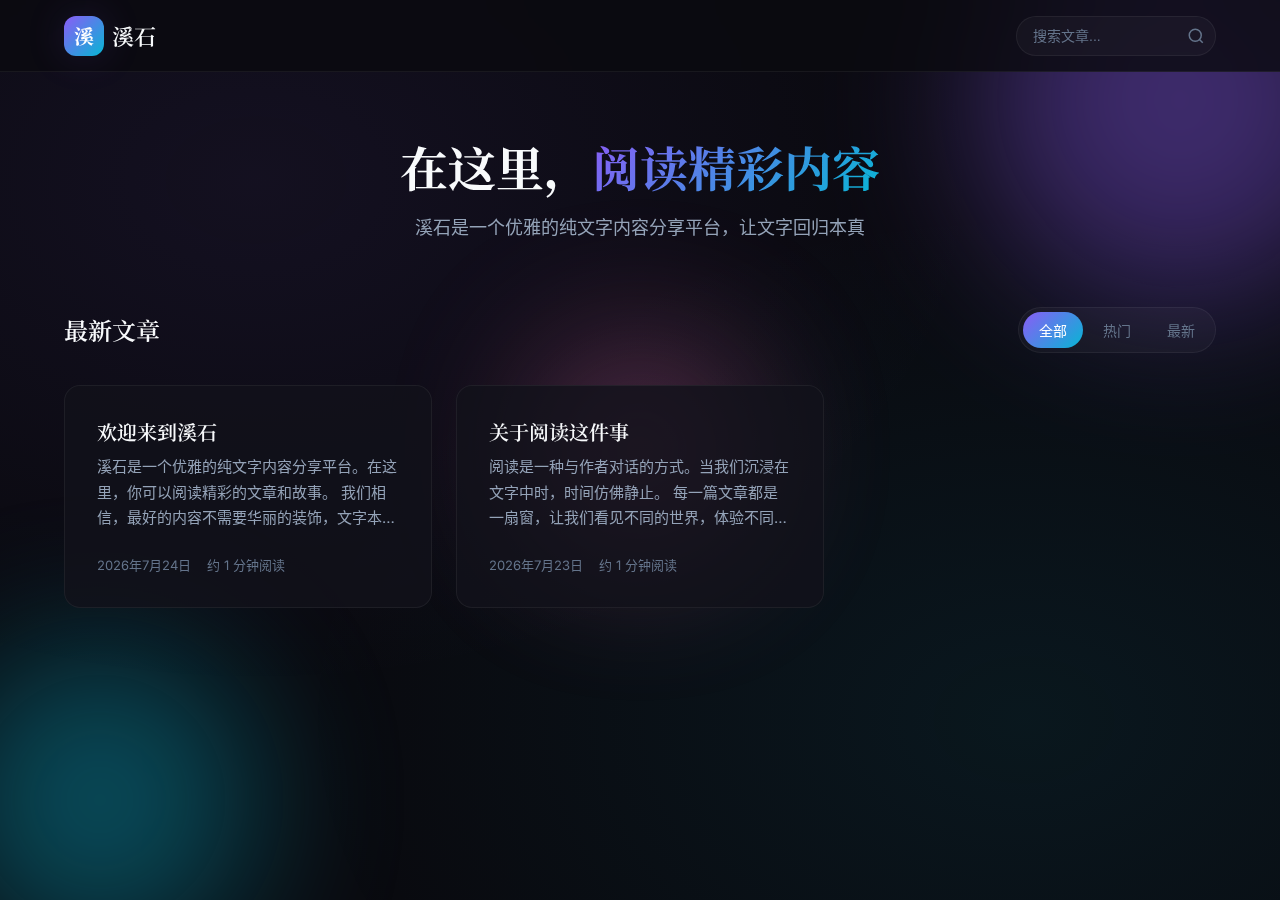
<file: index.html>
<!DOCTYPE html>
<html lang="zh-CN">

<head>
    <meta charset="UTF-8">
    <meta name="viewport" content="width=device-width, initial-scale=1.0">
    <meta name="description" content="溪石 - 一个优雅的纯文字内容分享平台，在这里分享你的思想与故事">
    <meta name="keywords" content="内容分享, 文字, 写作, 阅读, 故事">
    <title>溪石 - 分享你的思想</title>
    <link rel="preconnect" href="https://fonts.googleapis.com">
    <link rel="preconnect" href="https://fonts.gstatic.com" crossorigin>
    <link
        href="https://fonts.googleapis.com/css2?family=Noto+Serif+SC:wght@400;500;600;700&family=Inter:wght@300;400;500;600&display=swap"
        rel="stylesheet">
    <link rel="stylesheet" href="index.css">
</head>

<body>
    <!-- 背景装饰 -->
    <div class="bg-gradient"></div>
    <div class="bg-orb bg-orb-1"></div>
    <div class="bg-orb bg-orb-2"></div>
    <div class="bg-orb bg-orb-3"></div>

    <!-- 导航栏 -->
    <nav class="navbar">
        <div class="nav-container">
            <a href="#" class="logo" id="logo">
                <span class="logo-icon">溪</span>
                <span class="logo-text">溪石</span>
            </a>
            <div class="nav-actions">
                <div class="search-box" id="searchBox">
                    <input type="text" placeholder="搜索文章..." id="searchInput">
                    <button class="search-btn" id="searchBtn">
                        <svg width="18" height="18" viewBox="0 0 24 24" fill="none" stroke="currentColor"
                            stroke-width="2">
                            <circle cx="11" cy="11" r="8"></circle>
                            <path d="m21 21-4.35-4.35"></path>
                        </svg>
                    </button>
                </div>
            </div>
        </div>
    </nav>

    <!-- 主内容区 -->
    <main class="main-content">
        <!-- 首页视图 -->
        <section class="view" id="homeView">
            <!-- 英雄区域 -->
            <div class="hero">
                <h1 class="hero-title">在这里，<span class="gradient-text">阅读精彩内容</span></h1>
                <p class="hero-subtitle">溪石是一个优雅的纯文字内容分享平台，让文字回归本真</p>
            </div>

            <!-- 文章列表 -->
            <div class="posts-section">
                <div class="section-header">
                    <h2 class="section-title">最新文章</h2>
                    <div class="filter-tabs">
                        <button class="filter-tab active" data-filter="all">全部</button>
                        <button class="filter-tab" data-filter="popular">热门</button>
                        <button class="filter-tab" data-filter="recent">最新</button>
                    </div>
                </div>
                <div class="posts-grid" id="postsGrid">
                    <!-- 动态生成的文章卡片 -->
                </div>
                <div class="empty-state" id="emptyState">
                    <div class="empty-icon">📖</div>
                    <h3>暂无文章</h3>
                    <p>敬请期待更多精彩内容</p>
                </div>
            </div>
        </section>

        <!-- 文章详情视图 -->
        <section class="view hidden" id="postView">
            <article class="post-detail">
                <button class="back-btn" id="backBtn">
                    <svg width="20" height="20" viewBox="0 0 24 24" fill="none" stroke="currentColor" stroke-width="2">
                        <path d="m15 18-6-6 6-6"></path>
                    </svg>
                    <span>返回</span>
                </button>
                <header class="post-header">
                    <h1 class="post-title" id="postTitle"></h1>
                    <div class="post-meta">
                        <span class="post-date" id="postDate"></span>
                        <span class="post-reading-time" id="postReadingTime"></span>
                    </div>
                </header>
                <div class="post-content" id="postContent"></div>
            </article>
        </section>
    </main>

    <!-- Toast 通知 -->
    <div class="toast-container" id="toastContainer"></div>

    <script>
        /**
         * 溪石 - 前台展示
         * 仅展示文章，管理功能请访问 admin.html
         */
        const App = {
            posts: [],
            currentPostId: null,

            init() {
                this.loadPosts();
                this.bindEvents();
                this.renderPosts();
            },

            loadPosts() {
                const saved = localStorage.getItem('xishi_posts');
                if (saved) {
                    this.posts = JSON.parse(saved);
                } else {
                    // 默认示例文章
                    this.posts = [
                        {
                            id: Date.now(),
                            title: '欢迎来到溪石',
                            content: '溪石是一个优雅的纯文字内容分享平台。在这里，你可以阅读精彩的文章和故事。\n\n我们相信，最好的内容不需要华丽的装饰，文字本身就是最有力量的表达方式。',
                            createdAt: Date.now(),
                            views: 128
                        },
                        {
                            id: Date.now() + 1,
                            title: '关于阅读这件事',
                            content: '阅读是一种与作者对话的方式。当我们沉浸在文字中时，时间仿佛静止。\n\n每一篇文章都是一扇窗，让我们看见不同的世界，体验不同的人生。\n\n愿你在这里找到触动心灵的文字。',
                            createdAt: Date.now() - 86400000,
                            views: 256
                        }
                    ];
                    this.savePosts();
                }
            },

            savePosts() {
                localStorage.setItem('xishi_posts', JSON.stringify(this.posts));
            },

            bindEvents() {
                // Logo - 回到首页
                document.getElementById('logo').addEventListener('click', (e) => {
                    e.preventDefault();
                    this.showView('homeView');
                });

                // 搜索
                document.getElementById('searchInput').addEventListener('input', (e) => {
                    this.searchPosts(e.target.value);
                });

                // 筛选标签
                document.querySelectorAll('.filter-tab').forEach(tab => {
                    tab.addEventListener('click', () => {
                        document.querySelectorAll('.filter-tab').forEach(t => t.classList.remove('active'));
                        tab.classList.add('active');
                        this.filterPosts(tab.dataset.filter);
                    });
                });

                // 返回按钮
                document.getElementById('backBtn').addEventListener('click', () => {
                    this.showView('homeView');
                });
            },

            showView(viewId) {
                document.querySelectorAll('.view').forEach(view => {
                    view.classList.add('hidden');
                });
                document.getElementById(viewId).classList.remove('hidden');
                window.scrollTo(0, 0);
            },

            renderPosts(postsToRender = this.posts) {
                const grid = document.getElementById('postsGrid');
                const emptyState = document.getElementById('emptyState');

                if (postsToRender.length === 0) {
                    grid.innerHTML = '';
                    emptyState.classList.add('show');
                    return;
                }

                emptyState.classList.remove('show');
                grid.innerHTML = postsToRender.map(post => this.createPostCard(post)).join('');

                // 绑定卡片点击事件
                grid.querySelectorAll('.post-card').forEach(card => {
                    card.addEventListener('click', () => {
                        this.viewPost(parseInt(card.dataset.id));
                    });
                });
            },

            createPostCard(post) {
                const date = new Date(post.createdAt).toLocaleDateString('zh-CN', {
                    year: 'numeric',
                    month: 'short',
                    day: 'numeric'
                });
                const excerpt = post.content.substring(0, 150) + (post.content.length > 150 ? '...' : '');
                const readingTime = Math.max(1, Math.ceil(post.content.length / 400));

                return `
                    <article class="post-card" data-id="${post.id}">
                        <h3 class="post-card-title">${this.escapeHtml(post.title)}</h3>
                        <p class="post-card-excerpt">${this.escapeHtml(excerpt)}</p>
                        <div class="post-card-meta">
                            <span>${date}</span>
                            <span>约 ${readingTime} 分钟阅读</span>
                        </div>
                    </article>
                `;
            },

            viewPost(id) {
                const post = this.posts.find(p => p.id === id);
                if (!post) return;

                this.currentPostId = id;
                post.views = (post.views || 0) + 1;
                this.savePosts();

                document.getElementById('postTitle').textContent = post.title;
                document.getElementById('postContent').textContent = post.content;

                const date = new Date(post.createdAt).toLocaleDateString('zh-CN', {
                    year: 'numeric',
                    month: 'long',
                    day: 'numeric'
                });
                document.getElementById('postDate').textContent = date;

                const readingTime = Math.max(1, Math.ceil(post.content.length / 400));
                document.getElementById('postReadingTime').textContent = `约 ${readingTime} 分钟阅读`;

                this.showView('postView');
            },

            searchPosts(query) {
                if (!query.trim()) {
                    this.renderPosts();
                    return;
                }

                const filtered = this.posts.filter(post =>
                    post.title.toLowerCase().includes(query.toLowerCase()) ||
                    post.content.toLowerCase().includes(query.toLowerCase())
                );
                this.renderPosts(filtered);
            },

            filterPosts(filter) {
                let sorted = [...this.posts];
                switch (filter) {
                    case 'popular':
                        sorted.sort((a, b) => (b.views || 0) - (a.views || 0));
                        break;
                    case 'recent':
                        sorted.sort((a, b) => b.createdAt - a.createdAt);
                        break;
                    default:
                    // 全部保持默认顺序
                }
                this.renderPosts(sorted);
            },

            escapeHtml(text) {
                const div = document.createElement('div');
                div.textContent = text;
                return div.innerHTML;
            }
        };

        // 页面加载完成后初始化应用
        document.addEventListener('DOMContentLoaded', () => {
            App.init();
        });
    </script>
</body>

</html>
</file>
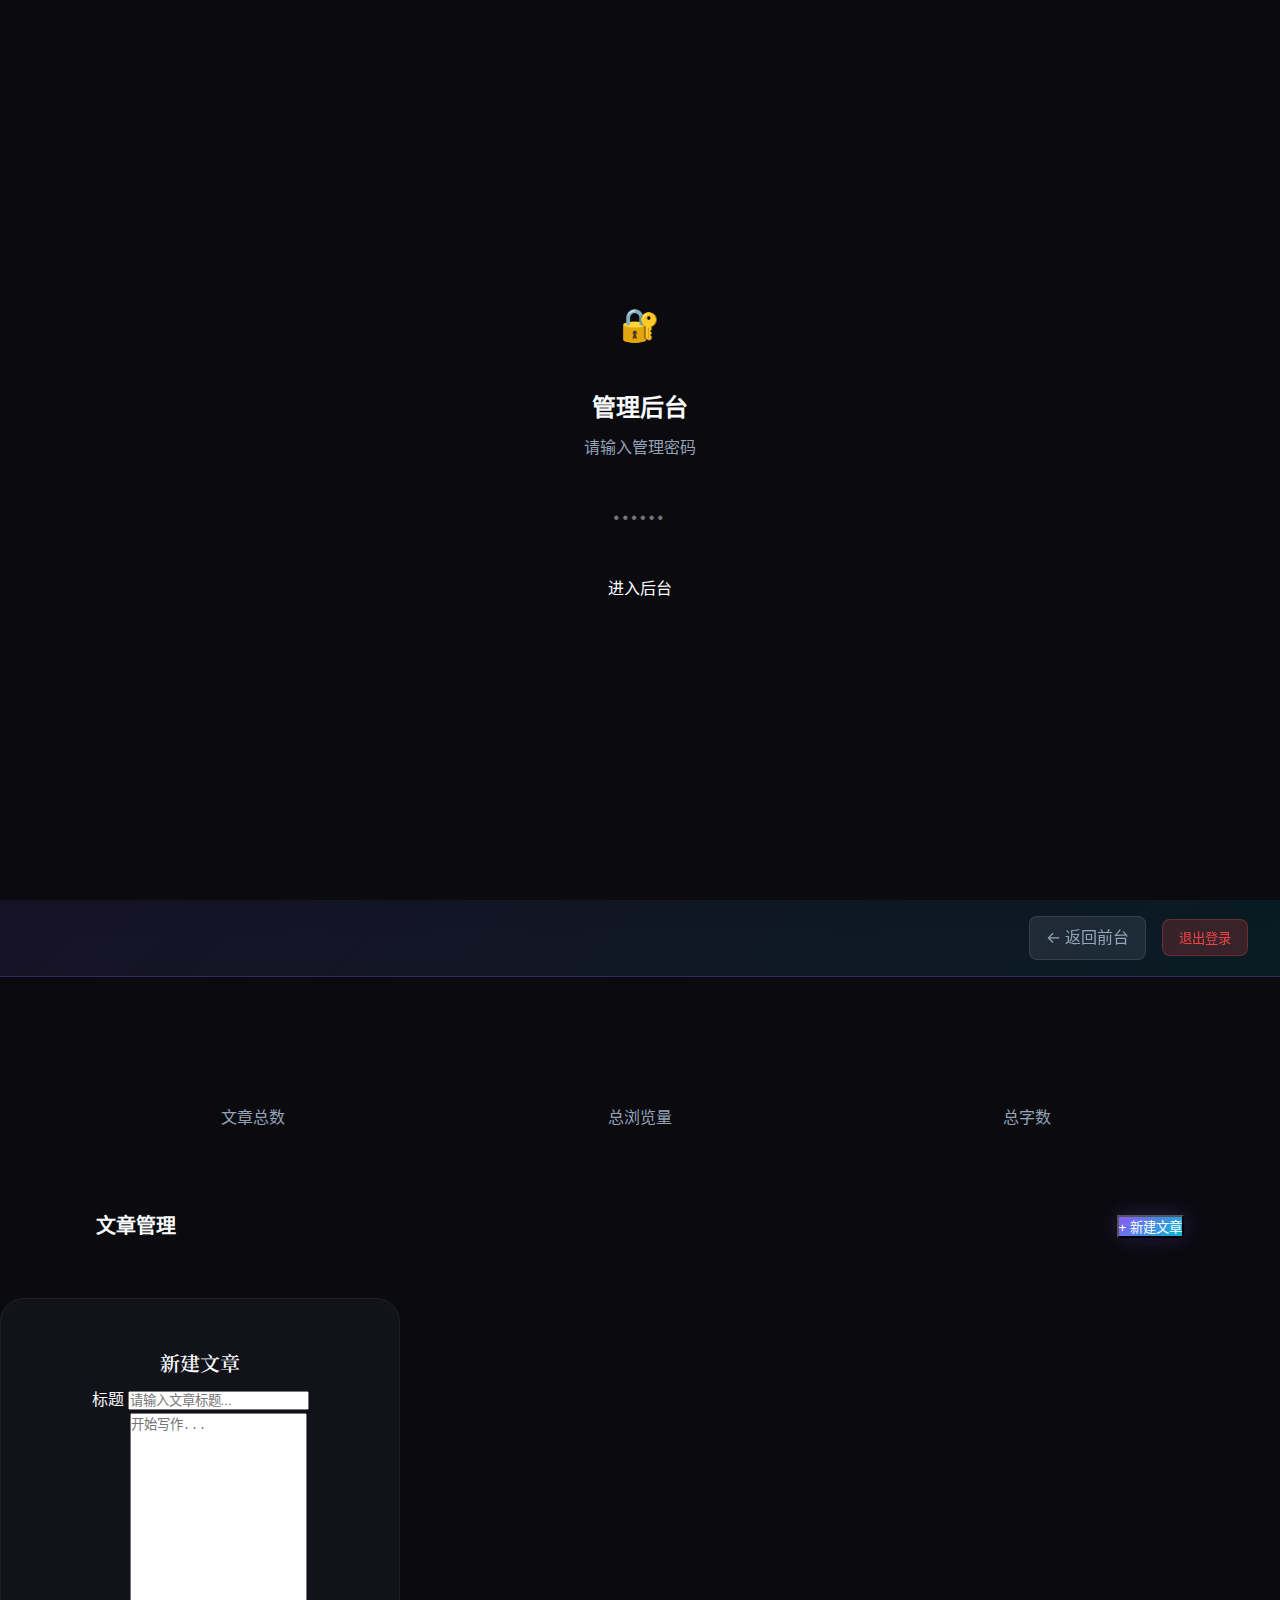
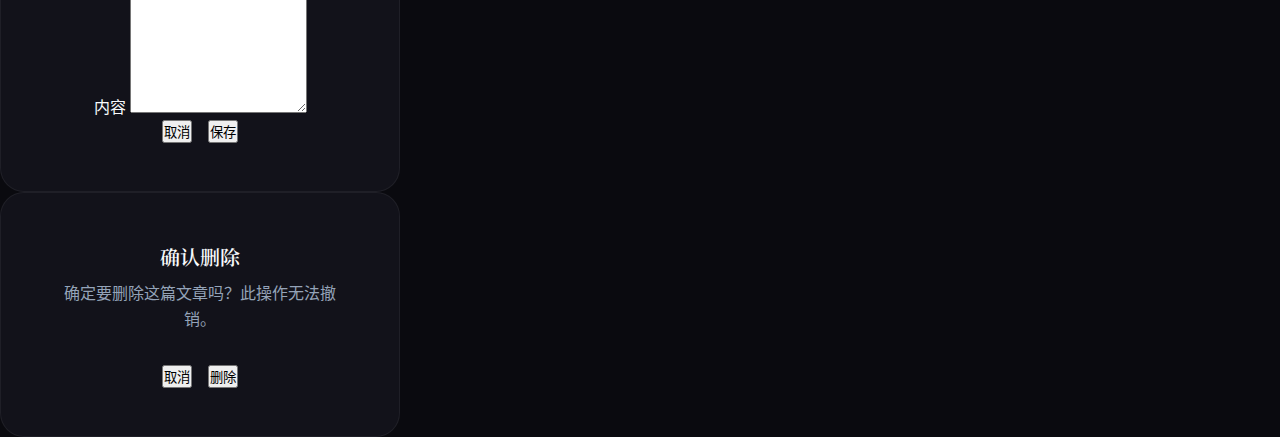
<file: admin.html>
<!DOCTYPE html>
<html lang="zh-CN">

<head>
    <meta charset="UTF-8">
    <meta name="viewport" content="width=device-width, initial-scale=1.0">
    <meta name="robots" content="noindex, nofollow">
    <title>溪石 - 管理后台</title>
    <link rel="preconnect" href="https://fonts.googleapis.com">
    <link rel="preconnect" href="https://fonts.gstatic.com" crossorigin>
    <link
        href="https://fonts.googleapis.com/css2?family=Noto+Serif+SC:wght@400;500;600;700&family=Inter:wght@300;400;500;600&display=swap"
        rel="stylesheet">
    <link rel="stylesheet" href="index.css">
    <style>
        /* 管理后台额外样式 */
        .admin-header {
            background: linear-gradient(135deg, rgba(139, 92, 246, 0.1), rgba(6, 182, 212, 0.1));
            border-bottom: 1px solid rgba(139, 92, 246, 0.3);
            padding: 1rem 2rem;
            display: flex;
            justify-content: space-between;
            align-items: center;
            position: sticky;
            top: 0;
            z-index: 100;
            backdrop-filter: blur(20px);
        }

        .admin-title {
            font-size: 1.5rem;
            font-weight: 600;
            background: linear-gradient(135deg, var(--purple) 0%, var(--cyan) 100%);
            -webkit-background-clip: text;
            -webkit-text-fill-color: transparent;
            background-clip: text;
        }

        .admin-actions {
            display: flex;
            gap: 1rem;
            align-items: center;
        }

        .btn-logout {
            background: rgba(239, 68, 68, 0.2);
            color: #ef4444;
            border: 1px solid rgba(239, 68, 68, 0.3);
            padding: 0.5rem 1rem;
            border-radius: 8px;
            cursor: pointer;
            transition: all 0.3s ease;
        }

        .btn-logout:hover {
            background: rgba(239, 68, 68, 0.3);
        }

        .btn-home {
            background: rgba(107, 114, 128, 0.2);
            color: var(--text-secondary);
            border: 1px solid rgba(107, 114, 128, 0.3);
            padding: 0.5rem 1rem;
            border-radius: 8px;
            cursor: pointer;
            text-decoration: none;
            transition: all 0.3s ease;
        }

        .btn-home:hover {
            background: rgba(107, 114, 128, 0.3);
        }

        .admin-container {
            max-width: 1200px;
            margin: 0 auto;
            padding: 2rem;
        }

        .admin-stats {
            display: grid;
            grid-template-columns: repeat(auto-fit, minmax(200px, 1fr));
            gap: 1.5rem;
            margin-bottom: 2rem;
        }

        .stat-card {
            background: var(--card-bg);
            border: 1px solid var(--border);
            border-radius: 16px;
            padding: 1.5rem;
            text-align: center;
        }

        .stat-value {
            font-size: 2.5rem;
            font-weight: 700;
            background: linear-gradient(135deg, var(--purple), var(--cyan));
            -webkit-background-clip: text;
            -webkit-text-fill-color: transparent;
            background-clip: text;
        }

        .stat-label {
            color: var(--text-secondary);
            margin-top: 0.5rem;
        }

        .posts-table {
            background: var(--card-bg);
            border: 1px solid var(--border);
            border-radius: 16px;
            overflow: hidden;
        }

        .table-header {
            display: flex;
            justify-content: space-between;
            align-items: center;
            padding: 1.5rem;
            border-bottom: 1px solid var(--border);
        }

        .table-title {
            font-size: 1.25rem;
            font-weight: 600;
        }

        .post-list {
            max-height: 60vh;
            overflow-y: auto;
        }

        .post-item {
            display: flex;
            justify-content: space-between;
            align-items: center;
            padding: 1rem 1.5rem;
            border-bottom: 1px solid var(--border);
            transition: background 0.2s ease;
        }

        .post-item:hover {
            background: rgba(139, 92, 246, 0.05);
        }

        .post-item:last-child {
            border-bottom: none;
        }

        .post-info {
            flex: 1;
        }

        .post-item-title {
            font-weight: 500;
            margin-bottom: 0.25rem;
        }

        .post-item-meta {
            font-size: 0.875rem;
            color: var(--text-secondary);
        }

        .post-actions {
            display: flex;
            gap: 0.5rem;
        }

        .btn-sm {
            padding: 0.4rem 0.8rem;
            font-size: 0.875rem;
            border-radius: 6px;
            cursor: pointer;
            border: none;
            transition: all 0.2s ease;
        }

        .btn-edit {
            background: rgba(139, 92, 246, 0.2);
            color: var(--purple);
        }

        .btn-edit:hover {
            background: rgba(139, 92, 246, 0.3);
        }

        .btn-delete {
            background: rgba(239, 68, 68, 0.2);
            color: #ef4444;
        }

        .btn-delete:hover {
            background: rgba(239, 68, 68, 0.3);
        }

        /* 登录页面 */
        .login-container {
            min-height: 100vh;
            display: flex;
            align-items: center;
            justify-content: center;
            padding: 2rem;
        }

        .login-box {
            background: var(--card-bg);
            border: 1px solid var(--border);
            border-radius: 24px;
            padding: 3rem;
            width: 100%;
            max-width: 400px;
            text-align: center;
        }

        .login-icon {
            width: 80px;
            height: 80px;
            background: linear-gradient(135deg, var(--purple), var(--cyan));
            border-radius: 20px;
            display: flex;
            align-items: center;
            justify-content: center;
            font-size: 2rem;
            margin: 0 auto 1.5rem;
        }

        .login-title {
            font-size: 1.5rem;
            font-weight: 600;
            margin-bottom: 0.5rem;
        }

        .login-subtitle {
            color: var(--text-secondary);
            margin-bottom: 2rem;
        }

        .login-form {
            display: flex;
            flex-direction: column;
            gap: 1rem;
        }

        .login-input {
            background: var(--bg);
            border: 1px solid var(--border);
            border-radius: 12px;
            padding: 1rem;
            color: var(--text);
            font-size: 1rem;
            text-align: center;
            letter-spacing: 0.2em;
        }

        .login-input:focus {
            outline: none;
            border-color: var(--purple);
        }

        .login-btn {
            background: linear-gradient(135deg, var(--purple), var(--cyan));
            color: white;
            border: none;
            padding: 1rem;
            border-radius: 12px;
            font-size: 1rem;
            font-weight: 500;
            cursor: pointer;
            transition: all 0.3s ease;
        }

        .login-btn:hover {
            transform: translateY(-2px);
            box-shadow: 0 8px 25px rgba(139, 92, 246, 0.4);
        }

        .login-error {
            color: #ef4444;
            font-size: 0.875rem;
            margin-top: 0.5rem;
            display: none;
        }

        .login-error.show {
            display: block;
        }
    </style>
</head>

<body>
    <!-- 登录页面 -->
    <div id="loginView" class="login-container">
        <div class="login-box">
            <div class="login-icon">🔐</div>
            <h1 class="login-title">管理后台</h1>
            <p class="login-subtitle">请输入管理密码</p>
            <form class="login-form" id="loginForm">
                <input type="password" class="login-input" id="passwordInput" placeholder="••••••" maxlength="20"
                    autocomplete="off">
                <p class="login-error" id="loginError">密码错误，请重试</p>
                <button type="submit" class="login-btn">进入后台</button>
            </form>
        </div>
    </div>

    <!-- 管理后台 -->
    <div id="adminView" class="hidden">
        <header class="admin-header">
            <div class="admin-title">🔧 溪石管理后台</div>
            <div class="admin-actions">
                <a href="index.html" class="btn-home">← 返回前台</a>
                <button class="btn-logout" id="logoutBtn">退出登录</button>
            </div>
        </header>

        <div class="admin-container">
            <!-- 统计卡片 -->
            <div class="admin-stats">
                <div class="stat-card">
                    <div class="stat-value" id="totalPosts">0</div>
                    <div class="stat-label">文章总数</div>
                </div>
                <div class="stat-card">
                    <div class="stat-value" id="totalViews">0</div>
                    <div class="stat-label">总浏览量</div>
                </div>
                <div class="stat-card">
                    <div class="stat-value" id="totalWords">0</div>
                    <div class="stat-label">总字数</div>
                </div>
            </div>

            <!-- 文章列表 -->
            <div class="posts-table">
                <div class="table-header">
                    <h2 class="table-title">文章管理</h2>
                    <button class="btn-primary" id="newPostBtn">
                        <span>+</span> 新建文章
                    </button>
                </div>
                <div class="post-list" id="postList">
                    <!-- 动态渲染 -->
                </div>
            </div>
        </div>
    </div>

    <!-- 编辑器弹窗 -->
    <div class="modal hidden" id="editorModal">
        <div class="modal-content" style="max-width: 800px; max-height: 90vh; overflow-y: auto;">
            <h3 class="modal-title" id="editorModalTitle">新建文章</h3>
            <div class="editor-field">
                <label class="editor-label">标题</label>
                <input type="text" class="editor-title-input" id="editorTitle" placeholder="请输入文章标题..." maxlength="100">
            </div>
            <div class="editor-field">
                <label class="editor-label">内容</label>
                <textarea class="editor-content-input" id="editorContent" placeholder="开始写作..."
                    style="min-height: 300px;"></textarea>
            </div>
            <div class="modal-actions">
                <button class="modal-btn modal-btn-cancel" id="cancelEditBtn">取消</button>
                <button class="modal-btn modal-btn-confirm" id="savePostBtn">保存</button>
            </div>
        </div>
    </div>

    <!-- 删除确认弹窗 -->
    <div class="modal hidden" id="deleteModal">
        <div class="modal-content">
            <h3 class="modal-title">确认删除</h3>
            <p class="modal-text">确定要删除这篇文章吗？此操作无法撤销。</p>
            <div class="modal-actions">
                <button class="modal-btn modal-btn-cancel" id="cancelDeleteBtn">取消</button>
                <button class="modal-btn modal-btn-confirm" id="confirmDeleteBtn">删除</button>
            </div>
        </div>
    </div>

    <!-- Toast 容器 -->
    <div class="toast-container" id="toastContainer"></div>

    <script>
        /**
         * 溪石管理后台
         */
        const Admin = {
            posts: [],
            editingPostId: null,
            deletePostId: null,
            // 管理密码 (实际项目中应使用后端验证)
            ADMIN_PASSWORD: 'xishi2024',

            init() {
                this.checkAuth();
                this.bindEvents();
            },

            checkAuth() {
                const isLoggedIn = sessionStorage.getItem('xishi_admin_auth');
                if (isLoggedIn === 'true') {
                    this.showAdmin();
                }
            },

            bindEvents() {
                // 登录
                document.getElementById('loginForm').addEventListener('submit', (e) => {
                    e.preventDefault();
                    this.login();
                });

                // 退出
                document.getElementById('logoutBtn').addEventListener('click', () => {
                    this.logout();
                });

                // 新建文章
                document.getElementById('newPostBtn').addEventListener('click', () => {
                    this.openEditor();
                });

                // 取消编辑
                document.getElementById('cancelEditBtn').addEventListener('click', () => {
                    document.getElementById('editorModal').classList.add('hidden');
                });

                // 保存文章
                document.getElementById('savePostBtn').addEventListener('click', () => {
                    this.savePost();
                });

                // 取消删除
                document.getElementById('cancelDeleteBtn').addEventListener('click', () => {
                    document.getElementById('deleteModal').classList.add('hidden');
                });

                // 确认删除
                document.getElementById('confirmDeleteBtn').addEventListener('click', () => {
                    this.deletePost();
                });
            },

            login() {
                const password = document.getElementById('passwordInput').value;
                if (password === this.ADMIN_PASSWORD) {
                    sessionStorage.setItem('xishi_admin_auth', 'true');
                    this.showAdmin();
                } else {
                    document.getElementById('loginError').classList.add('show');
                    document.getElementById('passwordInput').value = '';
                    setTimeout(() => {
                        document.getElementById('loginError').classList.remove('show');
                    }, 3000);
                }
            },

            logout() {
                sessionStorage.removeItem('xishi_admin_auth');
                document.getElementById('adminView').classList.add('hidden');
                document.getElementById('loginView').classList.remove('hidden');
                document.getElementById('passwordInput').value = '';
            },

            showAdmin() {
                document.getElementById('loginView').classList.add('hidden');
                document.getElementById('adminView').classList.remove('hidden');
                this.loadPosts();
                this.renderPosts();
                this.updateStats();
            },

            loadPosts() {
                const saved = localStorage.getItem('xishi_posts');
                if (saved) {
                    this.posts = JSON.parse(saved);
                } else {
                    this.posts = [
                        {
                            id: Date.now(),
                            title: '欢迎来到溪石',
                            content: '溪石是一个优雅的纯文字内容分享平台。在这里，你可以自由地书写你的想法，分享你的故事。\n\n我们相信，最好的内容不需要华丽的装饰，文字本身就是最有力量的表达方式。',
                            createdAt: Date.now(),
                            views: 128
                        }
                    ];
                    this.savePosts();
                }
            },

            savePosts() {
                localStorage.setItem('xishi_posts', JSON.stringify(this.posts));
            },

            renderPosts() {
                const list = document.getElementById('postList');
                if (this.posts.length === 0) {
                    list.innerHTML = '<div style="padding: 3rem; text-align: center; color: var(--text-secondary);">暂无文章，点击上方按钮创建</div>';
                    return;
                }

                list.innerHTML = this.posts.map(post => {
                    const date = new Date(post.createdAt).toLocaleDateString('zh-CN');
                    const wordCount = post.content.replace(/\s/g, '').length;
                    return `
                        <div class="post-item">
                            <div class="post-info">
                                <div class="post-item-title">${this.escapeHtml(post.title)}</div>
                                <div class="post-item-meta">${date} · ${wordCount} 字 · ${post.views || 0} 次浏览</div>
                            </div>
                            <div class="post-actions">
                                <button class="btn-sm btn-edit" onclick="Admin.openEditor(${post.id})">编辑</button>
                                <button class="btn-sm btn-delete" onclick="Admin.confirmDelete(${post.id})">删除</button>
                            </div>
                        </div>
                    `;
                }).join('');
            },

            updateStats() {
                document.getElementById('totalPosts').textContent = this.posts.length;
                document.getElementById('totalViews').textContent = this.posts.reduce((sum, p) => sum + (p.views || 0), 0);
                document.getElementById('totalWords').textContent = this.posts.reduce((sum, p) => sum + p.content.replace(/\s/g, '').length, 0);
            },

            openEditor(id = null) {
                this.editingPostId = id;
                const modal = document.getElementById('editorModal');
                const title = document.getElementById('editorTitle');
                const content = document.getElementById('editorContent');
                const modalTitle = document.getElementById('editorModalTitle');

                if (id) {
                    const post = this.posts.find(p => p.id === id);
                    if (post) {
                        title.value = post.title;
                        content.value = post.content;
                        modalTitle.textContent = '编辑文章';
                    }
                } else {
                    title.value = '';
                    content.value = '';
                    modalTitle.textContent = '新建文章';
                }

                modal.classList.remove('hidden');
                title.focus();
            },

            savePost() {
                const title = document.getElementById('editorTitle').value.trim();
                const content = document.getElementById('editorContent').value.trim();

                if (!title) {
                    this.showToast('请输入文章标题', 'error');
                    return;
                }
                if (!content) {
                    this.showToast('请输入文章内容', 'error');
                    return;
                }

                if (this.editingPostId) {
                    const index = this.posts.findIndex(p => p.id === this.editingPostId);
                    if (index !== -1) {
                        this.posts[index].title = title;
                        this.posts[index].content = content;
                        this.posts[index].updatedAt = Date.now();
                    }
                    this.showToast('文章已更新', 'success');
                } else {
                    this.posts.unshift({
                        id: Date.now(),
                        title,
                        content,
                        createdAt: Date.now(),
                        views: 0
                    });
                    this.showToast('文章已发布', 'success');
                }

                this.savePosts();
                this.renderPosts();
                this.updateStats();
                document.getElementById('editorModal').classList.add('hidden');
            },

            confirmDelete(id) {
                this.deletePostId = id;
                document.getElementById('deleteModal').classList.remove('hidden');
            },

            deletePost() {
                this.posts = this.posts.filter(p => p.id !== this.deletePostId);
                this.savePosts();
                this.renderPosts();
                this.updateStats();
                document.getElementById('deleteModal').classList.add('hidden');
                this.showToast('文章已删除', 'success');
            },

            showToast(message, type = 'info') {
                const container = document.getElementById('toastContainer');
                const toast = document.createElement('div');
                toast.className = `toast ${type}`;
                toast.textContent = message;
                container.appendChild(toast);
                setTimeout(() => {
                    toast.classList.add('toast-out');
                    setTimeout(() => toast.remove(), 250);
                }, 3000);
            },

            escapeHtml(text) {
                const div = document.createElement('div');
                div.textContent = text;
                return div.innerHTML;
            }
        };

        document.addEventListener('DOMContentLoaded', () => {
            Admin.init();
        });
    </script>
</body>

</html>
</file>
<file: index.css>
/* 墨言 - 内容分享平台样式表 */
:root {
    --color-primary: #8b5cf6;
    --color-primary-light: #a78bfa;
    --color-secondary: #06b6d4;
    --gradient-primary: linear-gradient(135deg, #8b5cf6 0%, #06b6d4 100%);
    --bg-base: #0a0a0f;
    --bg-elevated: #12121a;
    --bg-card: rgba(18, 18, 26, 0.8);
    --bg-glass: rgba(255, 255, 255, 0.03);
    --bg-glass-hover: rgba(255, 255, 255, 0.06);
    --text-primary: #f8fafc;
    --text-secondary: #94a3b8;
    --text-tertiary: #64748b;
    --text-muted: #475569;
    --border-subtle: rgba(255, 255, 255, 0.06);
    --border-light: rgba(255, 255, 255, 0.1);
    --border-focus: rgba(139, 92, 246, 0.5);
    --shadow-sm: 0 2px 8px rgba(0, 0, 0, 0.3);
    --shadow-lg: 0 8px 32px rgba(0, 0, 0, 0.5);
    --shadow-glow: 0 0 40px rgba(139, 92, 246, 0.15);
    --radius-sm: 8px;
    --radius-md: 12px;
    --radius-lg: 16px;
    --radius-xl: 24px;
    --radius-full: 9999px;
    --transition-fast: 150ms ease;
    --transition-base: 250ms ease;
    --font-sans: 'Inter', -apple-system, sans-serif;
    --font-serif: 'Noto Serif SC', Georgia, serif;
}

*, *::before, *::after { box-sizing: border-box; margin: 0; padding: 0; }
html { scroll-behavior: smooth; }
body {
    font-family: var(--font-sans);
    background: var(--bg-base);
    color: var(--text-primary);
    line-height: 1.6;
    min-height: 100vh;
}

.bg-gradient {
    position: fixed; inset: 0;
    background: radial-gradient(ellipse at 20% 20%, rgba(139, 92, 246, 0.08) 0%, transparent 50%),
                radial-gradient(ellipse at 80% 80%, rgba(6, 182, 212, 0.08) 0%, transparent 50%);
    pointer-events: none; z-index: -2;
}
.bg-orb { position: fixed; border-radius: 50%; filter: blur(80px); opacity: 0.4; pointer-events: none; z-index: -1; animation: float 20s ease-in-out infinite; }
.bg-orb-1 { width: 400px; height: 400px; background: var(--color-primary); top: -100px; right: -100px; }
.bg-orb-2 { width: 300px; height: 300px; background: var(--color-secondary); bottom: -50px; left: -50px; animation-delay: -7s; }
.bg-orb-3 { width: 200px; height: 200px; background: #f472b6; top: 50%; left: 50%; transform: translate(-50%, -50%); animation-delay: -14s; }
@keyframes float { 0%, 100% { transform: translate(0, 0); } 50% { transform: translate(-20px, 20px); } }

.navbar { position: fixed; top: 0; left: 0; right: 0; height: 72px; background: rgba(10, 10, 15, 0.8); backdrop-filter: blur(20px); border-bottom: 1px solid var(--border-subtle); z-index: 100; }
.nav-container { max-width: 1200px; margin: 0 auto; padding: 0 24px; height: 100%; display: flex; align-items: center; justify-content: space-between; }
.logo { display: flex; align-items: center; gap: 8px; text-decoration: none; transition: transform var(--transition-fast); }
.logo:hover { transform: scale(1.02); }
.logo-icon { width: 40px; height: 40px; background: var(--gradient-primary); border-radius: var(--radius-md); display: flex; align-items: center; justify-content: center; font-family: var(--font-serif); font-size: 20px; font-weight: 700; color: white; box-shadow: var(--shadow-glow); }
.logo-text { font-family: var(--font-serif); font-size: 22px; font-weight: 600; color: var(--text-primary); }
.nav-actions { display: flex; align-items: center; gap: 16px; }

.search-box { position: relative; display: flex; align-items: center; }
.search-box input { width: 200px; height: 40px; padding: 0 40px 0 16px; background: var(--bg-glass); border: 1px solid var(--border-subtle); border-radius: var(--radius-full); color: var(--text-primary); font-size: 14px; transition: all var(--transition-base); }
.search-box input::placeholder { color: var(--text-tertiary); }
.search-box input:focus { outline: none; width: 260px; background: var(--bg-glass-hover); border-color: var(--border-focus); }
.search-btn { position: absolute; right: 4px; width: 32px; height: 32px; display: flex; align-items: center; justify-content: center; background: transparent; border: none; color: var(--text-tertiary); cursor: pointer; border-radius: var(--radius-full); }
.search-btn:hover { color: var(--text-primary); background: var(--bg-glass); }

.btn { display: inline-flex; align-items: center; justify-content: center; gap: 8px; padding: 8px 24px; font-size: 14px; font-weight: 500; border-radius: var(--radius-full); border: none; cursor: pointer; transition: all var(--transition-base); }
.btn-primary { background: var(--gradient-primary); color: white; box-shadow: var(--shadow-sm), 0 0 20px rgba(139, 92, 246, 0.3); }
.btn-primary:hover { transform: translateY(-2px); box-shadow: var(--shadow-lg), 0 0 30px rgba(139, 92, 246, 0.4); }
.btn-secondary { background: var(--bg-glass); color: var(--text-secondary); border: 1px solid var(--border-subtle); }
.btn-secondary:hover { background: var(--bg-glass-hover); color: var(--text-primary); }
.btn-danger { background: linear-gradient(135deg, #ef4444 0%, #dc2626 100%); color: white; }

.main-content { padding-top: 72px; min-height: 100vh; }
.view { animation: fadeIn var(--transition-base); }
.view.hidden { display: none; }
@keyframes fadeIn { from { opacity: 0; transform: translateY(10px); } to { opacity: 1; transform: translateY(0); } }

.hero { max-width: 800px; margin: 0 auto; padding: 64px 24px; text-align: center; }
.hero-title { font-family: var(--font-serif); font-size: clamp(32px, 5vw, 48px); font-weight: 700; line-height: 1.3; margin-bottom: 16px; }
.gradient-text { background: var(--gradient-primary); -webkit-background-clip: text; -webkit-text-fill-color: transparent; background-clip: text; }
.hero-subtitle { font-size: 18px; color: var(--text-secondary); max-width: 500px; margin: 0 auto; }

.posts-section { max-width: 1200px; margin: 0 auto; padding: 0 24px 64px; }
.section-header { display: flex; align-items: center; justify-content: space-between; margin-bottom: 32px; flex-wrap: wrap; gap: 16px; }
.section-title { font-family: var(--font-serif); font-size: 24px; font-weight: 600; }
.filter-tabs { display: flex; gap: 4px; background: var(--bg-glass); padding: 4px; border-radius: var(--radius-full); border: 1px solid var(--border-subtle); }
.filter-tab { padding: 8px 16px; font-size: 14px; font-weight: 500; color: var(--text-tertiary); background: transparent; border: none; border-radius: var(--radius-full); cursor: pointer; transition: all var(--transition-fast); }
.filter-tab:hover { color: var(--text-secondary); }
.filter-tab.active { background: var(--gradient-primary); color: white; }

.posts-grid { display: grid; grid-template-columns: repeat(auto-fill, minmax(340px, 1fr)); gap: 24px; }
.post-card { background: var(--bg-card); border: 1px solid var(--border-subtle); border-radius: var(--radius-lg); padding: 32px; cursor: pointer; transition: all var(--transition-base); position: relative; overflow: hidden; }
.post-card::before { content: ''; position: absolute; top: 0; left: 0; right: 0; height: 3px; background: var(--gradient-primary); opacity: 0; transition: opacity var(--transition-base); }
.post-card:hover { transform: translateY(-4px); border-color: var(--border-light); box-shadow: var(--shadow-lg), var(--shadow-glow); }
.post-card:hover::before { opacity: 1; }
.post-card-title { font-family: var(--font-serif); font-size: 20px; font-weight: 600; margin-bottom: 8px; line-height: 1.4; display: -webkit-box; -webkit-line-clamp: 2; -webkit-box-orient: vertical; overflow: hidden; }
.post-card-excerpt { font-size: 15px; color: var(--text-secondary); line-height: 1.7; margin-bottom: 24px; display: -webkit-box; -webkit-line-clamp: 3; -webkit-box-orient: vertical; overflow: hidden; }
.post-card-meta { display: flex; align-items: center; gap: 16px; font-size: 13px; color: var(--text-tertiary); }

.empty-state { text-align: center; padding: 64px; display: none; }
.empty-state.show { display: block; }
.empty-icon { font-size: 64px; margin-bottom: 16px; opacity: 0.5; }
.empty-state h3 { font-family: var(--font-serif); font-size: 22px; margin-bottom: 8px; color: var(--text-secondary); }
.empty-state p { color: var(--text-tertiary); }

.post-detail { max-width: 720px; margin: 0 auto; padding: 32px 24px 64px; }
.back-btn { display: inline-flex; align-items: center; gap: 4px; padding: 8px 16px; margin-bottom: 32px; font-size: 14px; font-weight: 500; color: var(--text-secondary); background: var(--bg-glass); border: 1px solid var(--border-subtle); border-radius: var(--radius-full); cursor: pointer; transition: all var(--transition-fast); }
.back-btn:hover { color: var(--text-primary); background: var(--bg-glass-hover); transform: translateX(-4px); }
.post-header { margin-bottom: 48px; padding-bottom: 32px; border-bottom: 1px solid var(--border-subtle); }
.post-title { font-family: var(--font-serif); font-size: clamp(28px, 4vw, 40px); font-weight: 700; line-height: 1.3; margin-bottom: 16px; }
.post-meta { display: flex; align-items: center; gap: 24px; font-size: 14px; color: var(--text-tertiary); }
.post-content { font-family: var(--font-serif); font-size: 18px; line-height: 1.9; color: var(--text-secondary); white-space: pre-wrap; }
.post-actions { display: flex; gap: 16px; margin-top: 48px; padding-top: 32px; border-top: 1px solid var(--border-subtle); }
.action-btn { display: inline-flex; align-items: center; gap: 8px; padding: 8px 24px; font-size: 14px; font-weight: 500; color: var(--text-secondary); background: var(--bg-glass); border: 1px solid var(--border-subtle); border-radius: var(--radius-full); cursor: pointer; transition: all var(--transition-fast); }
.action-btn:hover { color: var(--text-primary); background: var(--bg-glass-hover); }
.action-btn.danger:hover { color: #ef4444; border-color: rgba(239, 68, 68, 0.3); background: rgba(239, 68, 68, 0.1); }

.editor-container { max-width: 800px; margin: 0 auto; padding: 24px; min-height: calc(100vh - 72px); display: flex; flex-direction: column; }
.editor-header { display: flex; align-items: center; justify-content: space-between; margin-bottom: 32px; }
.editor-body { flex: 1; display: flex; flex-direction: column; }
.editor-title { width: 100%; font-family: var(--font-serif); font-size: clamp(28px, 4vw, 36px); font-weight: 700; color: var(--text-primary); background: transparent; border: none; outline: none; margin-bottom: 4px; }
.editor-title::placeholder { color: var(--text-muted); }
.title-counter { font-size: 12px; color: var(--text-tertiary); margin-bottom: 32px; padding-bottom: 32px; border-bottom: 1px solid var(--border-subtle); }
.editor-content { flex: 1; width: 100%; min-height: 400px; font-family: var(--font-serif); font-size: 18px; line-height: 1.9; color: var(--text-secondary); background: transparent; border: none; outline: none; resize: none; }
.editor-content::placeholder { color: var(--text-muted); }
.editor-footer { display: flex; align-items: center; justify-content: space-between; padding-top: 24px; margin-top: 24px; border-top: 1px solid var(--border-subtle); font-size: 13px; color: var(--text-tertiary); }
.auto-save-status::before { content: ''; display: inline-block; width: 6px; height: 6px; background: #22c55e; border-radius: 50%; margin-right: 6px; }

.modal-overlay { position: fixed; inset: 0; background: rgba(0, 0, 0, 0.7); backdrop-filter: blur(8px); display: flex; align-items: center; justify-content: center; z-index: 200; }
.modal-overlay.hidden { display: none; }
.modal { background: var(--bg-elevated); border: 1px solid var(--border-subtle); border-radius: var(--radius-xl); padding: 48px; max-width: 400px; width: 90%; text-align: center; animation: slideUp var(--transition-base); }
@keyframes slideUp { from { opacity: 0; transform: translateY(20px); } to { opacity: 1; transform: translateY(0); } }
.modal-icon { font-size: 48px; margin-bottom: 16px; }
.modal-title { font-family: var(--font-serif); font-size: 20px; font-weight: 600; margin-bottom: 8px; }
.modal-text { color: var(--text-secondary); margin-bottom: 32px; }
.modal-actions { display: flex; gap: 16px; justify-content: center; }

.toast-container { position: fixed; bottom: 32px; right: 32px; z-index: 300; display: flex; flex-direction: column; gap: 8px; }
.toast { padding: 16px 24px; background: var(--bg-elevated); border: 1px solid var(--border-subtle); border-radius: var(--radius-md); box-shadow: var(--shadow-lg); font-size: 14px; color: var(--text-primary); animation: toastIn var(--transition-base); }
.toast.success { border-left: 3px solid #22c55e; }
.toast.error { border-left: 3px solid #ef4444; }
@keyframes toastIn { from { opacity: 0; transform: translateX(100%); } to { opacity: 1; transform: translateX(0); } }
.toast.toast-out { animation: toastOut var(--transition-base) forwards; }
@keyframes toastOut { from { opacity: 1; } to { opacity: 0; transform: translateX(100%); } }

@media (max-width: 768px) {
    .search-box { display: none; }
    .btn span { display: none; }
    .btn-primary { width: 40px; height: 40px; padding: 0; border-radius: 50%; }
    .posts-grid { grid-template-columns: 1fr; }
    .section-header { flex-direction: column; align-items: flex-start; }
}

::-webkit-scrollbar { width: 8px; }
::-webkit-scrollbar-track { background: transparent; }
::-webkit-scrollbar-thumb { background: var(--border-light); border-radius: var(--radius-full); }
::selection { background: rgba(139, 92, 246, 0.3); }
</file>
